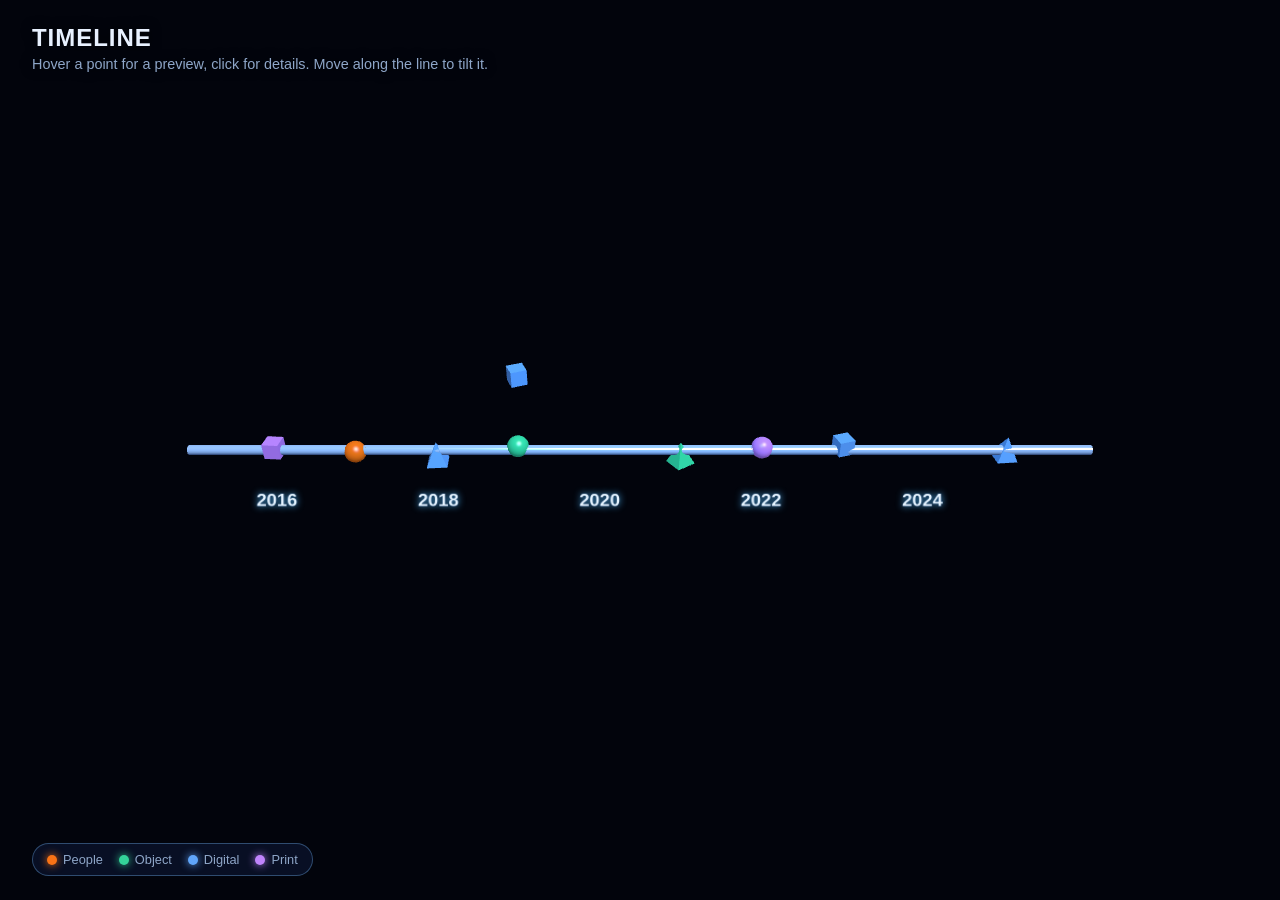
<file: demos/1-axis-timeline/index.html>
<!DOCTYPE html>
<html lang="en">
<head>
<meta charset="UTF-8" />
<meta name="viewport" content="width=device-width, initial-scale=1.0" />
<title>Timeline</title>
<link rel="stylesheet" href="style.css" />
</head>
<body>

<canvas id="scene" aria-label="3D timeline"></canvas>

<header class="header">
  <h1 class="header__title" id="title">Timeline</h1>
  <p class="header__subtitle" id="subtitle"></p>
</header>

<button class="image-toggle" id="imageToggleBtn" hidden>Show Photos</button>

<div class="legend" id="legend" hidden></div>

<div class="tooltip" id="tooltip" hidden>
  <div class="tooltip__image" id="tooltipImage" hidden></div>
  <div class="tooltip__date" id="tooltipDate"></div>
  <div class="tooltip__title" id="tooltipTitle"></div>
</div>

<aside class="panel" id="panel" hidden>
  <button class="panel__close" id="panelClose" aria-label="Close">&times;</button>
  <div class="panel__image-wrap" id="panelImageWrap" hidden>
    <img class="panel__image" id="panelImage" alt="" />
  </div>
  <div class="panel__date" id="panelDate"></div>
  <h2 class="panel__title" id="panelTitle"></h2>
  <div class="panel__category" id="panelCategory" hidden>
    <span class="panel__category-swatch" id="panelCategorySwatch"></span>
    <span id="panelCategoryName"></span>
  </div>
  <div class="panel__tags" id="panelTags"></div>
  <p class="panel__description" id="panelDescription"></p>
  <a class="panel__link" id="panelLink" href="#" target="_blank" rel="noopener">View project &rarr;</a>
</aside>

<p class="error" id="error" hidden></p>

<script src="lofi.js"></script>
<script type="module" src="script.js"></script>
</body>
</html>
</file>
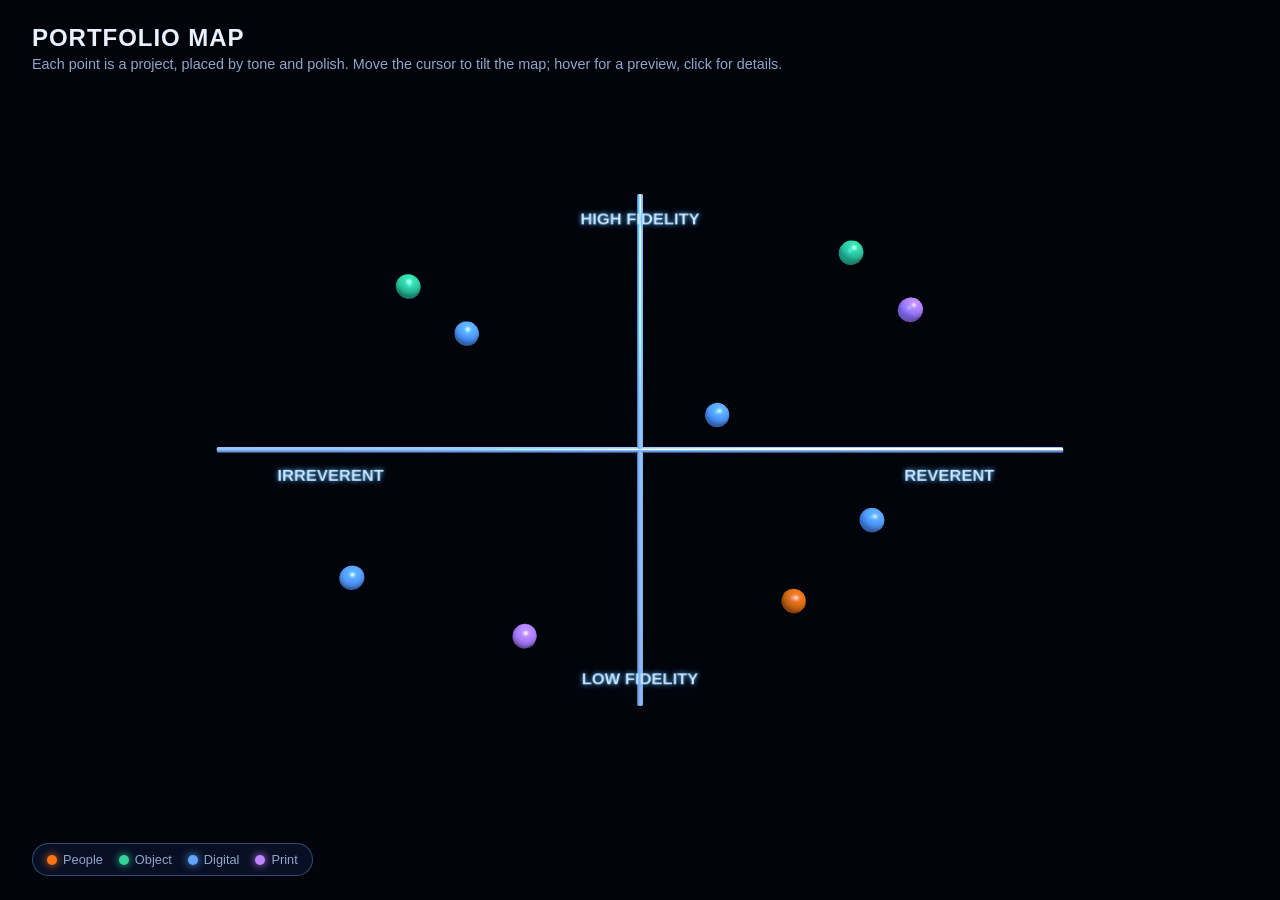
<file: demos/2-axis-scatter/index.html>
<!DOCTYPE html>
<html lang="en">
<head>
<meta charset="UTF-8" />
<meta name="viewport" content="width=device-width, initial-scale=1.0" />
<title>Portfolio Map 3D</title>
<link rel="stylesheet" href="style3d.css" />
</head>
<body>

<canvas id="scene" aria-label="3D timeline"></canvas>

<header class="header">
  <h1 class="header__title" id="title">Portfolio Map</h1>
  <p class="header__subtitle" id="subtitle">Each point is a project, placed by tone and polish. Move the cursor to tilt the map; hover for a preview, click for details.</p>
</header>

<button class="image-toggle" id="imageToggleBtn" hidden>Show Photos</button>

<div class="legend" id="legend" hidden></div>

<div class="tooltip" id="tooltip" hidden>
  <div class="tooltip__image" id="tooltipImage" hidden></div>
  <div class="tooltip__date" id="tooltipDate"></div>
  <div class="tooltip__title" id="tooltipTitle"></div>
</div>

<aside class="panel" id="panel" hidden>
  <button class="panel__close" id="panelClose" aria-label="Close">&times;</button>
  <div class="panel__image-wrap" id="panelImageWrap" hidden>
    <img class="panel__image" id="panelImage" alt="" />
  </div>
  <div class="panel__date" id="panelDate"></div>
  <h2 class="panel__title" id="panelTitle"></h2>
  <div class="panel__category" id="panelCategory" hidden>
    <span class="panel__category-swatch" id="panelCategorySwatch"></span>
    <span id="panelCategoryName"></span>
  </div>
  <div class="panel__tags" id="panelTags"></div>
  <p class="panel__description" id="panelDescription"></p>
  <a class="panel__link" id="panelLink" href="#" target="_blank" rel="noopener">View project &rarr;</a>
</aside>

<p class="error" id="error" hidden></p>

<script src="lofi.js"></script>
<script type="module" src="script3d.js"></script>
</body>
</html>
</file>
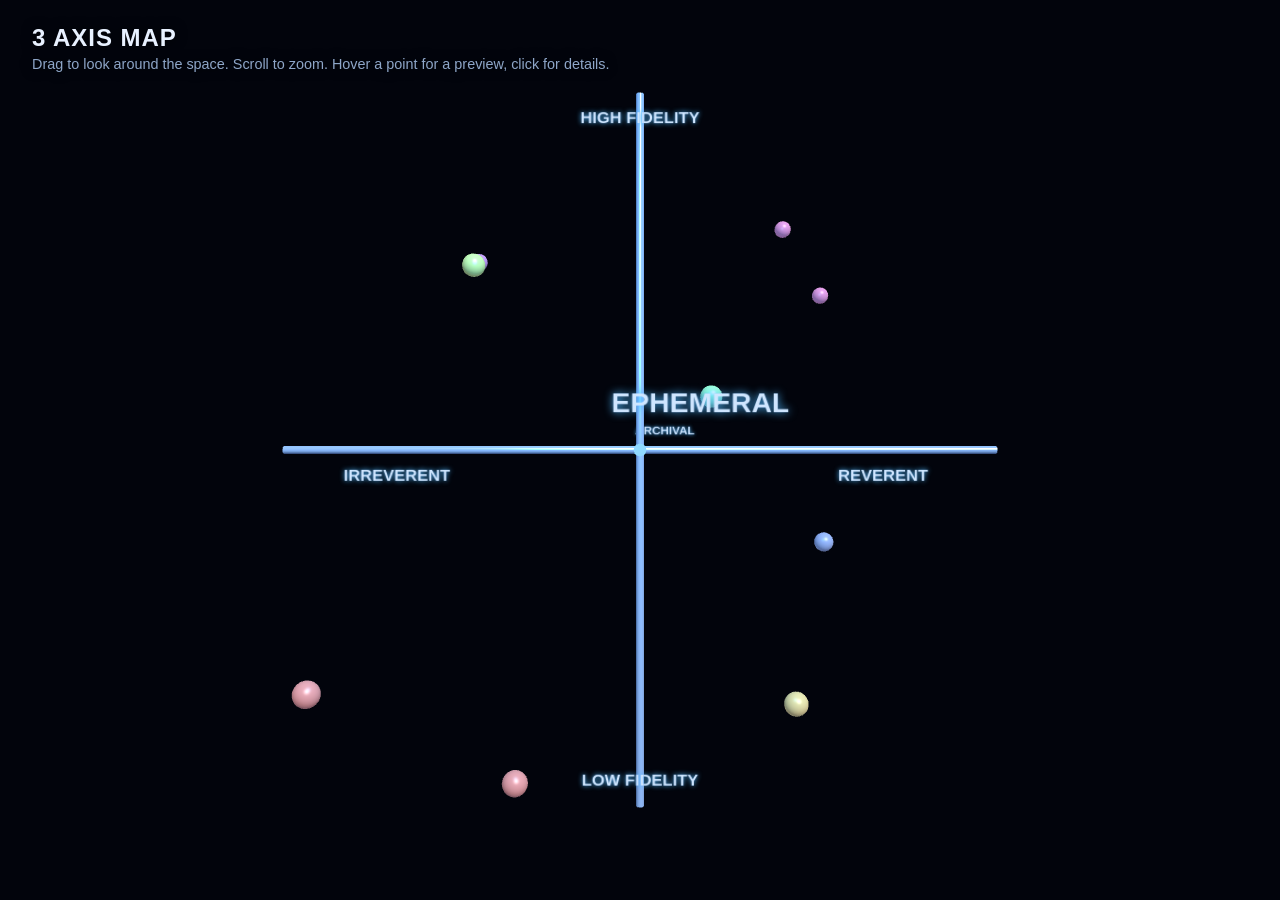
<file: demos/3-axis-map/index.html>
<!DOCTYPE html>
<html lang="en">
<head>
<meta charset="UTF-8" />
<meta name="viewport" content="width=device-width, initial-scale=1.0" />
<title>3 Axis Map</title>
<link rel="stylesheet" href="style.css" />
</head>
<body>

<canvas id="scene" aria-label="3 axis map"></canvas>

<header class="header">
  <h1 class="header__title" id="title">3 Axis Map</h1>
  <p class="header__subtitle" id="subtitle">Drag to look around the space. Scroll to zoom. Hover a point for a preview, click for details.</p>
</header>

<button class="image-toggle" id="imageToggleBtn" hidden>Show Photos</button>

<div class="tooltip" id="tooltip" hidden>
  <div class="tooltip__image" id="tooltipImage" hidden></div>
  <div class="tooltip__date" id="tooltipDate"></div>
  <div class="tooltip__title" id="tooltipTitle"></div>
</div>

<aside class="panel" id="panel" hidden>
  <button class="panel__close" id="panelClose" aria-label="Close">&times;</button>
  <div class="panel__image-wrap" id="panelImageWrap" hidden>
    <img class="panel__image" id="panelImage" alt="" />
  </div>
  <div class="panel__date" id="panelDate"></div>
  <h2 class="panel__title" id="panelTitle"></h2>
  <div class="panel__category" id="panelCategory" hidden>
    <span class="panel__category-swatch" id="panelCategorySwatch"></span>
    <span id="panelCategoryName"></span>
  </div>
  <div class="panel__tags" id="panelTags"></div>
  <p class="panel__description" id="panelDescription"></p>
  <a class="panel__link" id="panelLink" href="#" target="_blank" rel="noopener">View project &rarr;</a>
</aside>

<p class="error" id="error" hidden></p>

<script src="lofi.js"></script>
<script type="module" src="script.js"></script>
</body>
</html>
</file>
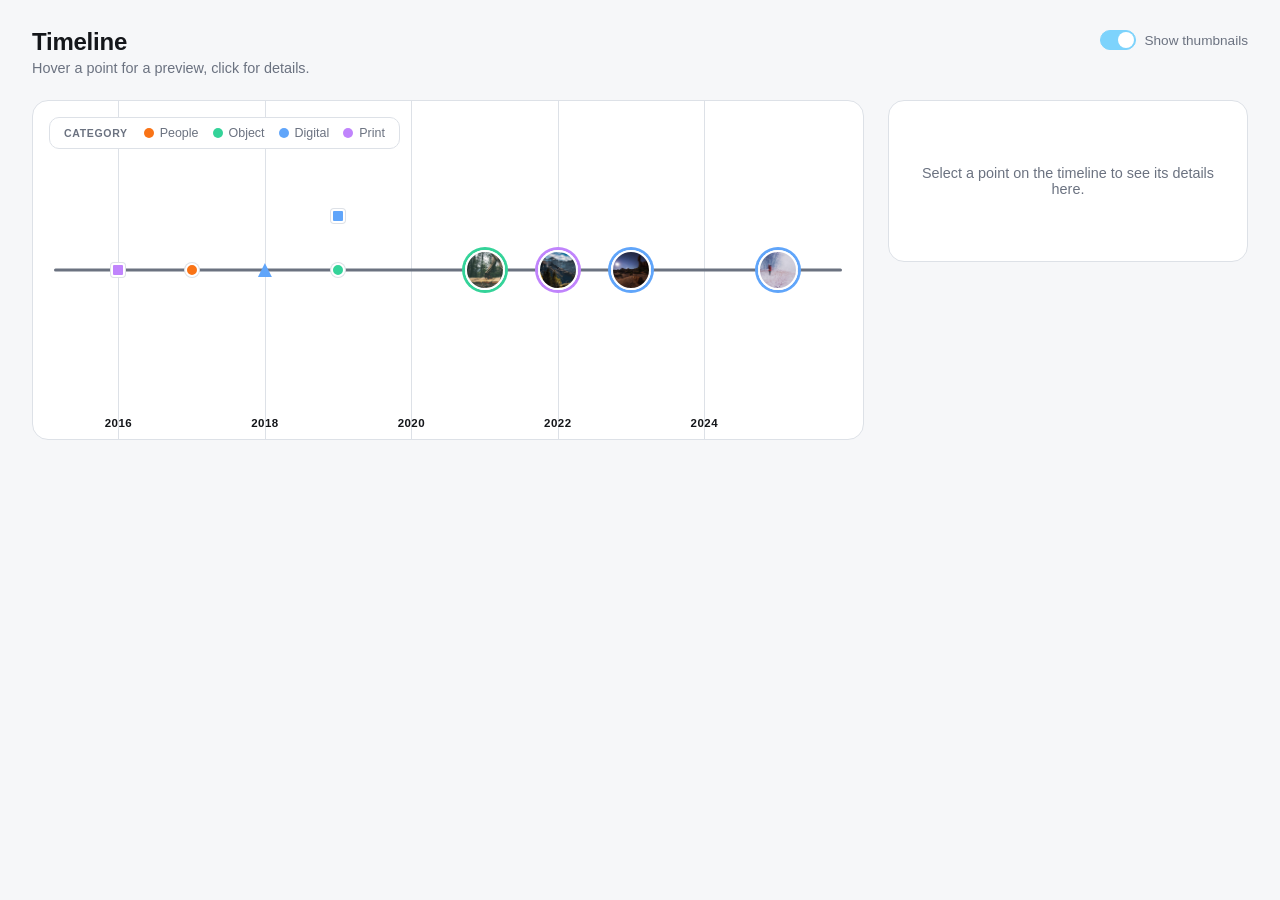
<file: demos/1-axis-timeline/flat.html>
<!DOCTYPE html>
<html lang="en">
<head>
<meta charset="UTF-8" />
<meta name="viewport" content="width=device-width, initial-scale=1.0" />
<title>Timeline</title>
<link rel="stylesheet" href="flat.css" />
</head>
<body>

<div class="app">

  <header class="header">
    <div class="header__row">
      <div>
        <h1 class="header__title" id="title">Timeline</h1>
        <p class="header__subtitle" id="subtitle"></p>
      </div>
      <div class="header__controls">
        <label class="switch" id="thumbSwitch" hidden>
          <input type="checkbox" id="thumbToggle" checked />
          <span class="switch__track"><span class="switch__thumb"></span></span>
          <span class="switch__label">Show thumbnails</span>
        </label>
      </div>
    </div>
  </header>

  <main class="layout">

    <section class="chart-wrap">
      <div class="chart" id="chart">

        <!-- date gridlines + labels, injected by flat.js -->
        <div class="ticks" id="ticks"></div>

        <!-- the line itself -->
        <div class="axis" id="axis"></div>

        <!-- nodes injected by flat.js -->
        <div class="nodes" id="nodes"></div>

        <!-- category color legend, injected by flat.js -->
        <div class="legend" id="legend" hidden></div>

      </div>
    </section>

    <aside class="panel" id="panel">
      <div class="panel__empty" id="panelEmpty">
        <p>Select a point on the timeline to see its details here.</p>
      </div>

      <div class="panel__content" id="panelContent" hidden>
        <button class="panel__close" id="panelClose" aria-label="Close">&times;</button>
        <div class="panel__image-wrap" id="panelImageWrap" hidden>
          <img class="panel__image" id="panelImage" alt="" />
        </div>
        <div class="panel__date" id="panelDate"></div>
        <h2 class="panel__title" id="panelTitle"></h2>
        <div class="panel__category" id="panelCategory" hidden>
          <span class="panel__category-swatch" id="panelCategorySwatch"></span>
          <span id="panelCategoryName"></span>
        </div>
        <div class="panel__tags" id="panelTags"></div>
        <p class="panel__description" id="panelDescription"></p>
        <a class="panel__link" id="panelLink" href="#" target="_blank" rel="noopener">View project &rarr;</a>
      </div>
    </aside>

  </main>

</div>

<p class="error" id="error" hidden></p>

<script src="lofi.js"></script>
<script src="flat.js"></script>
</body>
</html>
</file>
<file: demos/1-axis-timeline/style.css>
:root {
  --bg: #02040c;
  --surface: rgba(10, 18, 40, 0.88);
  --border: rgba(120, 190, 255, 0.35);
  --text: #e8f1ff;
  --text-dim: #8ea6c8;
  --accent: #7fd6ff;
  --header-shadow: 0 0 12px rgba(0, 0, 0, 0.8);
  --tooltip-glow: 0 0 24px rgba(80, 160, 255, 0.25);
  --panel-glow: 0 0 40px rgba(80, 160, 255, 0.25);
}

* { box-sizing: border-box; }

html, body {
  margin: 0;
  height: 100%;
  overflow: hidden;
  background: var(--bg);
  color: var(--text);
  font-family: -apple-system, BlinkMacSystemFont, "Segoe UI", Inter, Roboto, sans-serif;
}

#scene {
  position: fixed;
  inset: 0;
  width: 100%;
  height: 100%;
  display: block;
  cursor: default;
  touch-action: none;
}
#scene.is-hovering { cursor: pointer; }

.header {
  position: fixed;
  top: 0; left: 0;
  padding: 24px 32px;
  pointer-events: none;
  text-shadow: var(--header-shadow);
}
.header__title {
  margin: 0 0 4px;
  font-size: 1.5rem;
  font-weight: 700;
  letter-spacing: 0.04em;
  text-transform: uppercase;
}
.header__subtitle { margin: 0; color: var(--text-dim); font-size: 0.9rem; }

/* viewer-facing photo/color switch — only shown when the skin opts in
   (nodes.imageToggle) and at least one node actually has an image */
.image-toggle {
  position: fixed;
  top: 24px;
  right: 32px;
  padding: 8px 16px;
  background: var(--surface);
  border: 1px solid var(--border);
  border-radius: 999px;
  color: var(--text);
  font-family: inherit;
  font-size: 0.8rem;
  font-weight: 600;
  letter-spacing: 0.03em;
  cursor: pointer;
  backdrop-filter: blur(8px);
  z-index: 7;
}
.image-toggle:hover { border-color: var(--accent); color: var(--accent); }
.image-toggle[hidden] { display: none; }

.legend {
  position: fixed;
  left: 32px; bottom: 24px;
  display: flex; gap: 16px; flex-wrap: wrap;
  padding: 8px 14px;
  background: var(--surface);
  border: 1px solid var(--border);
  border-radius: 999px;
  font-size: 0.8rem;
  color: var(--text-dim);
}
.legend[hidden] { display: none; }
.legend__item { display: inline-flex; align-items: center; gap: 6px; }
.legend__swatch { width: 10px; height: 10px; border-radius: 50%; box-shadow: 0 0 8px currentColor; }

/* hover preview */
.tooltip {
  position: fixed;
  top: 0; left: 0;
  width: 220px;
  padding: 10px;
  background: var(--surface);
  border: 1px solid var(--border);
  border-radius: 8px;
  box-shadow: var(--tooltip-glow);
  pointer-events: none;
  z-index: 5;
}
.tooltip[hidden] { display: none; }
.tooltip__image {
  height: 110px;
  margin-bottom: 8px;
  border-radius: 4px;
  background-size: cover;
  background-position: center;
}
.tooltip__image[hidden] { display: none; }
.tooltip__date { font-size: 0.72rem; letter-spacing: 0.08em; text-transform: uppercase; color: var(--accent); }
.tooltip__title { font-size: 0.95rem; font-weight: 600; margin-top: 2px; }

/* click detail panel */
.panel {
  position: fixed;
  top: 50%; right: 32px;
  width: 360px;
  max-width: calc(100vw - 32px);
  max-height: calc(100vh - 64px);
  overflow-y: auto;
  transform: translateY(-50%);
  padding: 24px;
  background: var(--surface);
  border: 1px solid var(--border);
  border-radius: 12px;
  box-shadow: var(--panel-glow);
  backdrop-filter: blur(8px);
  animation: panel-in 0.2s ease;
  z-index: 6;
}
.panel[hidden] { display: none; }
@keyframes panel-in {
  from { opacity: 0; transform: translate(16px, -50%); }
  to { opacity: 1; transform: translate(0, -50%); }
}
.panel__close {
  position: absolute; top: 10px; right: 12px;
  background: none; border: 0; color: var(--text-dim);
  font-size: 1.6rem; line-height: 1; cursor: pointer;
}
.panel__close:hover { color: var(--text); }
.panel__image-wrap { margin: -8px -8px 16px; border-radius: 8px; overflow: hidden; }
.panel__image-wrap[hidden] { display: none; }
.panel__image { display: block; width: 100%; height: auto; }
.panel__date { font-size: 0.78rem; letter-spacing: 0.08em; text-transform: uppercase; color: var(--accent); }
.panel__title { margin: 4px 0 10px; font-size: 1.3rem; }
.panel__category { display: flex; align-items: center; gap: 8px; margin-bottom: 10px; font-size: 0.85rem; color: var(--text-dim); }
.panel__category[hidden] { display: none; }
.panel__category-swatch { width: 10px; height: 10px; border-radius: 50%; }
.panel__tags { display: flex; flex-wrap: wrap; gap: 6px; margin-bottom: 14px; }
.panel__tag { padding: 2px 10px; border: 1px solid var(--border); border-radius: 999px; font-size: 0.75rem; color: var(--text-dim); }
.panel__description { margin: 0 0 16px; line-height: 1.55; font-size: 0.92rem; }
.panel__link { color: var(--accent); text-decoration: none; font-size: 0.9rem; }
.panel__link:hover { text-decoration: underline; }

.error { position: fixed; inset: auto 0 50% 0; text-align: center; color: var(--text-dim); }
.error[hidden] { display: none; }

@media (max-width: 640px) {
  .header { padding: 16px; }
  .image-toggle { top: 16px; right: 16px; padding: 6px 12px; font-size: 0.75rem; }
  .legend { left: 16px; bottom: 16px; }
  .panel { top: auto; bottom: 16px; right: 16px; left: 16px; width: auto; transform: none; animation: none; }
}
</file>
<file: demos/2-axis-scatter/style3d.css>
:root {
  --bg: #02040c;
  --surface: rgba(10, 18, 40, 0.88);
  --border: rgba(120, 190, 255, 0.35);
  --text: #e8f1ff;
  --text-dim: #8ea6c8;
  --accent: #7fd6ff;
  --header-shadow: 0 0 12px rgba(0, 0, 0, 0.8);
  --tooltip-glow: 0 0 24px rgba(80, 160, 255, 0.25);
  --panel-glow: 0 0 40px rgba(80, 160, 255, 0.25);
}

* { box-sizing: border-box; }

html, body {
  margin: 0;
  height: 100%;
  overflow: hidden;
  background: var(--bg);
  color: var(--text);
  font-family: -apple-system, BlinkMacSystemFont, "Segoe UI", Inter, Roboto, sans-serif;
}

#scene {
  position: fixed;
  inset: 0;
  width: 100%;
  height: 100%;
  display: block;
  cursor: default;
  touch-action: none;
}
#scene.is-hovering { cursor: pointer; }

.header {
  position: fixed;
  top: 0; left: 0;
  padding: 24px 32px;
  pointer-events: none;
  text-shadow: var(--header-shadow);
}
.header__title {
  margin: 0 0 4px;
  font-size: 1.5rem;
  font-weight: 700;
  letter-spacing: 0.04em;
  text-transform: uppercase;
}
.header__subtitle { margin: 0; color: var(--text-dim); font-size: 0.9rem; }

/* viewer-facing photo/color switch — only shown when the skin opts in
   (nodes.imageToggle) and at least one node actually has an image */
.image-toggle {
  position: fixed;
  top: 24px;
  right: 32px;
  padding: 8px 16px;
  background: var(--surface);
  border: 1px solid var(--border);
  border-radius: 999px;
  color: var(--text);
  font-family: inherit;
  font-size: 0.8rem;
  font-weight: 600;
  letter-spacing: 0.03em;
  cursor: pointer;
  backdrop-filter: blur(8px);
  z-index: 7;
}
.image-toggle:hover { border-color: var(--accent); color: var(--accent); }
.image-toggle[hidden] { display: none; }

.legend {
  position: fixed;
  left: 32px; bottom: 24px;
  display: flex; gap: 16px; flex-wrap: wrap;
  padding: 8px 14px;
  background: var(--surface);
  border: 1px solid var(--border);
  border-radius: 999px;
  font-size: 0.8rem;
  color: var(--text-dim);
}
.legend[hidden] { display: none; }
.legend__item { display: inline-flex; align-items: center; gap: 6px; }
.legend__swatch { width: 10px; height: 10px; border-radius: 50%; box-shadow: 0 0 8px currentColor; }

/* hover preview */
.tooltip {
  position: fixed;
  top: 0; left: 0;
  width: 220px;
  padding: 10px;
  background: var(--surface);
  border: 1px solid var(--border);
  border-radius: 8px;
  box-shadow: var(--tooltip-glow);
  pointer-events: none;
  z-index: 5;
}
.tooltip[hidden] { display: none; }
.tooltip__image {
  height: 110px;
  margin-bottom: 8px;
  border-radius: 4px;
  background-size: cover;
  background-position: center;
}
.tooltip__image[hidden] { display: none; }
.tooltip__date { font-size: 0.72rem; letter-spacing: 0.08em; text-transform: uppercase; color: var(--accent); }
.tooltip__title { font-size: 0.95rem; font-weight: 600; margin-top: 2px; }

/* click detail panel */
.panel {
  position: fixed;
  top: 50%; right: 32px;
  width: 360px;
  max-width: calc(100vw - 32px);
  max-height: calc(100vh - 64px);
  overflow-y: auto;
  transform: translateY(-50%);
  padding: 24px;
  background: var(--surface);
  border: 1px solid var(--border);
  border-radius: 12px;
  box-shadow: var(--panel-glow);
  backdrop-filter: blur(8px);
  animation: panel-in 0.2s ease;
  z-index: 6;
}
.panel[hidden] { display: none; }
@keyframes panel-in {
  from { opacity: 0; transform: translate(16px, -50%); }
  to { opacity: 1; transform: translate(0, -50%); }
}
.panel__close {
  position: absolute; top: 10px; right: 12px;
  background: none; border: 0; color: var(--text-dim);
  font-size: 1.6rem; line-height: 1; cursor: pointer;
}
.panel__close:hover { color: var(--text); }
.panel__image-wrap { margin: -8px -8px 16px; border-radius: 8px; overflow: hidden; }
.panel__image-wrap[hidden] { display: none; }
.panel__image { display: block; width: 100%; height: auto; }
.panel__date { font-size: 0.78rem; letter-spacing: 0.08em; text-transform: uppercase; color: var(--accent); }
.panel__title { margin: 4px 0 10px; font-size: 1.3rem; }
.panel__category { display: flex; align-items: center; gap: 8px; margin-bottom: 10px; font-size: 0.85rem; color: var(--text-dim); }
.panel__category[hidden] { display: none; }
.panel__category-swatch { width: 10px; height: 10px; border-radius: 50%; }
.panel__tags { display: flex; flex-wrap: wrap; gap: 6px; margin-bottom: 14px; }
.panel__tag { padding: 2px 10px; border: 1px solid var(--border); border-radius: 999px; font-size: 0.75rem; color: var(--text-dim); }
.panel__description { margin: 0 0 16px; line-height: 1.55; font-size: 0.92rem; }
.panel__link { color: var(--accent); text-decoration: none; font-size: 0.9rem; }
.panel__link:hover { text-decoration: underline; }

.error { position: fixed; inset: auto 0 50% 0; text-align: center; color: var(--text-dim); }
.error[hidden] { display: none; }

@media (max-width: 640px) {
  .header { padding: 16px; }
  .image-toggle { top: 16px; right: 16px; padding: 6px 12px; font-size: 0.75rem; }
  .legend { left: 16px; bottom: 16px; }
  .panel { top: auto; bottom: 16px; right: 16px; left: 16px; width: auto; transform: none; animation: none; }
}
</file>
<file: demos/3-axis-map/style.css>
:root {
  --bg: #02040c;
  --surface: rgba(10, 18, 40, 0.88);
  --border: rgba(120, 190, 255, 0.35);
  --text: #e8f1ff;
  --text-dim: #8ea6c8;
  --accent: #7fd6ff;
  --header-shadow: 0 0 12px rgba(0, 0, 0, 0.8);
  --tooltip-glow: 0 0 24px rgba(80, 160, 255, 0.25);
  --panel-glow: 0 0 40px rgba(80, 160, 255, 0.25);
}

* { box-sizing: border-box; }

html, body {
  margin: 0;
  height: 100%;
  overflow: hidden;
  background: var(--bg);
  color: var(--text);
  font-family: -apple-system, BlinkMacSystemFont, "Segoe UI", Inter, Roboto, sans-serif;
}

#scene {
  position: fixed;
  inset: 0;
  width: 100%;
  height: 100%;
  display: block;
  cursor: grab;
  touch-action: none;
}
#scene.is-hovering { cursor: pointer; }
#scene.is-dragging { cursor: grabbing; }

.header {
  position: fixed;
  top: 0; left: 0;
  padding: 24px 32px;
  pointer-events: none;
  text-shadow: var(--header-shadow);
}
.header__title {
  margin: 0 0 4px;
  font-size: 1.5rem;
  font-weight: 700;
  letter-spacing: 0.04em;
  text-transform: uppercase;
}
.header__subtitle { margin: 0; color: var(--text-dim); font-size: 0.9rem; }

/* viewer-facing photo/color switch — only shown when the skin opts in
   (nodes.imageToggle) and at least one node actually has an image */
.image-toggle {
  position: fixed;
  top: 24px;
  right: 32px;
  padding: 8px 16px;
  background: var(--surface);
  border: 1px solid var(--border);
  border-radius: 999px;
  color: var(--text);
  font-family: inherit;
  font-size: 0.8rem;
  font-weight: 600;
  letter-spacing: 0.03em;
  cursor: pointer;
  backdrop-filter: blur(8px);
  z-index: 7;
}
.image-toggle:hover { border-color: var(--accent); color: var(--accent); }
.image-toggle[hidden] { display: none; }

/* hover preview */
.tooltip {
  position: fixed;
  top: 0; left: 0;
  width: 220px;
  padding: 10px;
  background: var(--surface);
  border: 1px solid var(--border);
  border-radius: 8px;
  box-shadow: var(--tooltip-glow);
  pointer-events: none;
  z-index: 5;
}
.tooltip[hidden] { display: none; }
.tooltip__image {
  height: 110px;
  margin-bottom: 8px;
  border-radius: 4px;
  background-size: cover;
  background-position: center;
}
.tooltip__image[hidden] { display: none; }
.tooltip__date { font-size: 0.72rem; letter-spacing: 0.08em; text-transform: uppercase; color: var(--accent); }
.tooltip__title { font-size: 0.95rem; font-weight: 600; margin-top: 2px; }

/* click detail panel */
.panel {
  position: fixed;
  top: 50%; right: 32px;
  width: 360px;
  max-width: calc(100vw - 32px);
  max-height: calc(100vh - 64px);
  overflow-y: auto;
  transform: translateY(-50%);
  padding: 24px;
  background: var(--surface);
  border: 1px solid var(--border);
  border-radius: 12px;
  box-shadow: var(--panel-glow);
  backdrop-filter: blur(8px);
  animation: panel-in 0.2s ease;
  z-index: 6;
}
.panel[hidden] { display: none; }
@keyframes panel-in {
  from { opacity: 0; transform: translate(16px, -50%); }
  to { opacity: 1; transform: translate(0, -50%); }
}
.panel__close {
  position: absolute; top: 10px; right: 12px;
  background: none; border: 0; color: var(--text-dim);
  font-size: 1.6rem; line-height: 1; cursor: pointer;
}
.panel__close:hover { color: var(--text); }
.panel__image-wrap { margin: -8px -8px 16px; border-radius: 8px; overflow: hidden; }
.panel__image-wrap[hidden] { display: none; }
.panel__image { display: block; width: 100%; height: auto; }
.panel__date { font-size: 0.78rem; letter-spacing: 0.08em; text-transform: uppercase; color: var(--accent); }
.panel__title { margin: 4px 0 10px; font-size: 1.3rem; }
.panel__category { display: flex; align-items: center; gap: 8px; margin-bottom: 10px; font-size: 0.85rem; color: var(--text-dim); }
.panel__category[hidden] { display: none; }
.panel__category-swatch { width: 10px; height: 10px; border-radius: 50%; }
.panel__tags { display: flex; flex-wrap: wrap; gap: 6px; margin-bottom: 14px; }
.panel__tag { padding: 2px 10px; border: 1px solid var(--border); border-radius: 999px; font-size: 0.75rem; color: var(--text-dim); }
.panel__description { margin: 0 0 16px; line-height: 1.55; font-size: 0.92rem; }
.panel__link { color: var(--accent); text-decoration: none; font-size: 0.9rem; }
.panel__link:hover { text-decoration: underline; }

.error { position: fixed; inset: auto 0 50% 0; text-align: center; color: var(--text-dim); }
.error[hidden] { display: none; }

@media (max-width: 640px) {
  .header { padding: 16px; }
  .image-toggle { top: 16px; right: 16px; padding: 6px 12px; font-size: 0.75rem; }
  .panel { top: auto; bottom: 16px; right: 16px; left: 16px; width: auto; transform: none; animation: none; }
}
</file>
<file: demos/1-axis-timeline/flat.css>
/* The flat (2D) timeline. Same design tokens as site/style.css on purpose —
   a 2D skin works on both — but this file is self-contained so this folder
   can be deployed without the site. */

:root {
  --bg: #0f1115;
  --surface: #171a21;
  --surface-2: #1e222b;
  --border: #2a2f3a;
  --text: #e9ebef;
  --text-dim: #9aa1ae;
  --accent: #7dd3fc;
  --accent-2: #f0abfc;

  --panel-width: 360px;
  --node-size: 14px;
  --node-thumb-size: 40px;
  --axis-thickness: 3px;
  --chart-height: 360px;
}

/* follows the viewer's system theme unless a skin sets these colors itself */
@media (prefers-color-scheme: light) {
  :root:not([data-theme="dark"]) {
    --bg: #f6f7f9;
    --surface: #ffffff;
    --surface-2: #f0f1f4;
    --border: #dde1e7;
    --text: #14161a;
    --text-dim: #6b7280;
  }
}

:root[data-theme="dark"] {
  --bg: #0f1115;
  --surface: #171a21;
  --surface-2: #1e222b;
  --border: #2a2f3a;
  --text: #e9ebef;
  --text-dim: #9aa1ae;
}

* { box-sizing: border-box; }

html, body {
  margin: 0;
  padding: 0;
  height: 100%;
}

body {
  background: var(--bg);
  color: var(--text);
  font-family: -apple-system, BlinkMacSystemFont, "Segoe UI", Inter, Roboto, sans-serif;
  overflow-x: hidden;
}

[hidden] { display: none !important; }

.app {
  min-height: 100vh;
  display: flex;
  flex-direction: column;
}

.header { padding: 28px 32px 8px; }

.header__title {
  margin: 0 0 4px;
  font-size: 1.5rem;
  font-weight: 700;
  letter-spacing: -0.01em;
}

.header__subtitle {
  margin: 0;
  color: var(--text-dim);
  font-size: 0.9rem;
}

.header__row {
  display: flex;
  align-items: flex-start;
  justify-content: space-between;
  gap: 16px;
  flex-wrap: wrap;
}

.header__controls {
  display: flex;
  align-items: center;
  gap: 18px;
  padding-top: 2px;
}

/* ---------- switch ---------- */

.switch {
  display: flex;
  align-items: center;
  gap: 8px;
  cursor: pointer;
  user-select: none;
}

.switch input {
  position: absolute;
  opacity: 0;
  width: 0;
  height: 0;
}

.switch__track {
  position: relative;
  width: 36px;
  height: 20px;
  border-radius: 999px;
  background: var(--surface-2);
  border: 1px solid var(--border);
  transition: background 0.15s ease;
  flex-shrink: 0;
}

.switch__thumb {
  position: absolute;
  top: 1px;
  left: 1px;
  width: 16px;
  height: 16px;
  border-radius: 50%;
  background: var(--text-dim);
  transition: transform 0.15s ease, background 0.15s ease;
}

.switch input:checked + .switch__track {
  background: var(--accent);
  border-color: var(--accent);
}

.switch input:checked + .switch__track .switch__thumb {
  transform: translateX(16px);
  background: var(--surface);
}

.switch input:focus-visible + .switch__track {
  outline: 2px solid var(--accent);
  outline-offset: 2px;
}

.switch__label {
  font-size: 0.85rem;
  color: var(--text-dim);
  white-space: nowrap;
}

.layout {
  flex: 1;
  display: flex;
  gap: 24px;
  padding: 16px 32px 32px;
  min-height: 0;
}

/* ---------- chart ---------- */

.chart-wrap {
  flex: 1;
  min-width: 0;
  display: flex;
  align-items: flex-start;
}

.chart {
  position: relative;
  width: 100%;
  height: var(--chart-height);
  background: var(--surface);
  border: 1px solid var(--border);
  border-radius: 16px;
  overflow: hidden;
}

/* the line */
.axis {
  position: absolute;
  left: 2.5%;
  right: 2.5%;
  top: 50%;
  height: var(--axis-thickness);
  transform: translateY(-50%);
  border-radius: 999px;
  background: var(--axis-color, var(--text-dim));
}

/* date gridlines + labels */
.ticks {
  position: absolute;
  inset: 0;
  pointer-events: none;
}

.tick {
  position: absolute;
  top: 0;
  bottom: 0;
  width: 1px;
  background: var(--border);
  opacity: 0.55;
}

.tick--major { opacity: 1; }

.tick__label {
  position: absolute;
  bottom: 10px;
  left: 0;
  transform: translateX(-50%);
  font-size: 0.72rem;
  font-weight: 600;
  letter-spacing: 0.04em;
  color: var(--text-dim);
  white-space: nowrap;
}

.tick--major .tick__label { color: var(--text); }

/* ---------- nodes ---------- */

.nodes {
  position: absolute;
  inset: 0;
}

.node {
  position: absolute;
  width: var(--node-size);
  height: var(--node-size);
  transform: translate(-50%, -50%);
  cursor: pointer;
  z-index: 1;
}

.node:hover,
.node:focus-visible {
  z-index: 3;
  outline: none;
}

.node.is-selected { z-index: 4; }

/* the plain dot — always present as a fallback and used whenever
   thumbnails are switched off or a node has no image */
.node__dot {
  position: absolute;
  inset: 0;
  border-radius: 50%;
  background: var(--node-color, var(--accent));
  border: 2px solid var(--surface);
  box-shadow: 0 0 0 1px var(--border);
  transition: transform 0.15s ease, box-shadow 0.15s ease;
}

/* an entry can ask for another shape, same as in the 3D timeline */
.node--cube .node__dot { border-radius: 3px; }
.node--pyramid .node__dot {
  border: 0;
  border-radius: 0;
  box-shadow: none;
  clip-path: polygon(50% 0, 100% 100%, 0 100%);
}

.node:hover .node__dot,
.node:focus-visible .node__dot {
  transform: scale(1.35);
  box-shadow: 0 0 0 4px rgba(125, 211, 252, 0.25);
}

.node--pyramid:hover .node__dot,
.node--pyramid:focus-visible .node__dot { box-shadow: none; }

.node.is-selected .node__dot {
  transform: scale(1.45);
  box-shadow: 0 0 0 5px rgba(240, 171, 252, 0.28);
}

.node--pyramid.is-selected .node__dot { box-shadow: none; }

/* the image thumbnail — only shown once the chart has thumbnails-on
   AND the node actually has an image */
.node__thumb { display: none; }

.chart.thumbnails-on .node--has-image {
  width: var(--node-thumb-size);
  height: var(--node-thumb-size);
}

.chart.thumbnails-on .node--has-image .node__dot { display: none; }

.chart.thumbnails-on .node--has-image .node__thumb {
  display: block;
  position: absolute;
  inset: 0;
  border-radius: 50%;
  background-size: cover;
  background-position: center;
  border: 2px solid var(--surface);
  box-shadow: 0 0 0 3px var(--node-color, var(--border));
  transition: transform 0.15s ease, box-shadow 0.15s ease;
}

.chart.thumbnails-on .node--has-image:hover .node__thumb,
.chart.thumbnails-on .node--has-image:focus-visible .node__thumb {
  transform: scale(1.12);
  box-shadow: 0 0 0 3px var(--node-color, var(--border)), 0 0 0 7px rgba(125, 211, 252, 0.25);
}

.chart.thumbnails-on .node--has-image.is-selected .node__thumb {
  transform: scale(1.16);
  box-shadow: 0 0 0 3px var(--node-color, var(--border)), 0 0 0 8px rgba(240, 171, 252, 0.28);
}

.node__label {
  position: absolute;
  top: 100%;
  left: 50%;
  transform: translateX(-50%);
  margin-top: 6px;
  font-size: 0.68rem;
  color: var(--text-dim);
  white-space: nowrap;
  pointer-events: none;
  opacity: 0;
  transition: opacity 0.15s ease;
  background: var(--surface);
  padding: 2px 6px;
  border-radius: 4px;
  border: 1px solid var(--border);
}

.node__label-date { color: var(--accent); margin-left: 4px; }

.node:hover .node__label,
.node:focus-visible .node__label,
.node.is-selected .node__label {
  opacity: 1;
}

/* ---------- legend ---------- */

.legend {
  position: absolute;
  left: 16px;
  top: 16px;
  display: flex;
  align-items: center;
  flex-wrap: wrap;
  gap: 4px 14px;
  background: var(--surface);
  border: 1px solid var(--border);
  border-radius: 10px;
  padding: 8px 14px;
  z-index: 2;
  max-width: calc(100% - 32px);
}

.legend__title {
  font-size: 0.66rem;
  font-weight: 700;
  letter-spacing: 0.06em;
  text-transform: uppercase;
  color: var(--text-dim);
  margin-right: 2px;
}

.legend__item {
  display: inline-flex;
  align-items: center;
  gap: 6px;
  font-size: 0.78rem;
  color: var(--text-dim);
}

.legend__swatch {
  width: 10px;
  height: 10px;
  border-radius: 50%;
  flex-shrink: 0;
}

/* ---------- panel ---------- */

.panel {
  width: var(--panel-width);
  flex-shrink: 0;
  align-self: flex-start;
  background: var(--surface);
  border: 1px solid var(--border);
  border-radius: 16px;
  padding: 24px;
  position: relative;
  overflow-y: auto;
  min-height: 160px;
}

.panel__empty {
  height: 100%;
  min-height: 112px;
  display: flex;
  align-items: center;
  justify-content: center;
  text-align: center;
  color: var(--text-dim);
  font-size: 0.9rem;
}

.panel__content {
  position: relative;
  animation: panel-in 0.2s ease;
}

@keyframes panel-in {
  from { opacity: 0; transform: translateY(6px); }
  to { opacity: 1; transform: translateY(0); }
}

.panel__close {
  position: absolute;
  top: -8px;
  right: -8px;
  width: 28px;
  height: 28px;
  border-radius: 50%;
  border: 1px solid var(--border);
  background: var(--surface-2);
  color: var(--text-dim);
  font-size: 1.1rem;
  line-height: 1;
  cursor: pointer;
  display: flex;
  align-items: center;
  justify-content: center;
}

.panel__close:hover { color: var(--text); }

.panel__image-wrap {
  width: 100%;
  aspect-ratio: 16 / 10;
  border-radius: 10px;
  overflow: hidden;
  background: var(--surface-2);
  margin-bottom: 16px;
  border: 1px solid var(--border);
}

.panel__image {
  width: 100%;
  height: 100%;
  object-fit: cover;
  display: block;
}

.panel__date {
  font-size: 0.78rem;
  font-weight: 600;
  letter-spacing: 0.08em;
  text-transform: uppercase;
  color: var(--accent);
}

.panel__title {
  margin: 4px 0 10px;
  font-size: 1.15rem;
  font-weight: 700;
  letter-spacing: -0.01em;
}

.panel__category {
  display: flex;
  align-items: center;
  gap: 7px;
  margin: -2px 0 12px;
  font-size: 0.8rem;
  font-weight: 600;
  color: var(--text-dim);
}

.panel__category-swatch {
  width: 10px;
  height: 10px;
  border-radius: 50%;
  flex-shrink: 0;
}

.panel__tags {
  display: flex;
  flex-wrap: wrap;
  gap: 6px;
  margin-bottom: 14px;
}

.panel__tag {
  font-size: 0.68rem;
  font-weight: 600;
  letter-spacing: 0.03em;
  text-transform: uppercase;
  color: var(--text-dim);
  background: var(--surface-2);
  border: 1px solid var(--border);
  border-radius: 999px;
  padding: 3px 9px;
}

.panel__description {
  color: var(--text-dim);
  font-size: 0.9rem;
  line-height: 1.55;
  margin: 0 0 18px;
}

.panel__link {
  display: inline-block;
  font-size: 0.85rem;
  font-weight: 600;
  color: var(--accent);
  text-decoration: none;
}

.panel__link:hover { text-decoration: underline; }

.error {
  position: fixed;
  inset: auto 0 50% 0;
  text-align: center;
  color: var(--text-dim);
}

/* ---------- responsive ---------- */

@media (max-width: 860px) {
  .layout {
    flex-direction: column;
    padding: 12px 16px 24px;
  }

  .panel { width: 100%; }

  .header { padding: 20px 16px 4px; }
}
</file>
